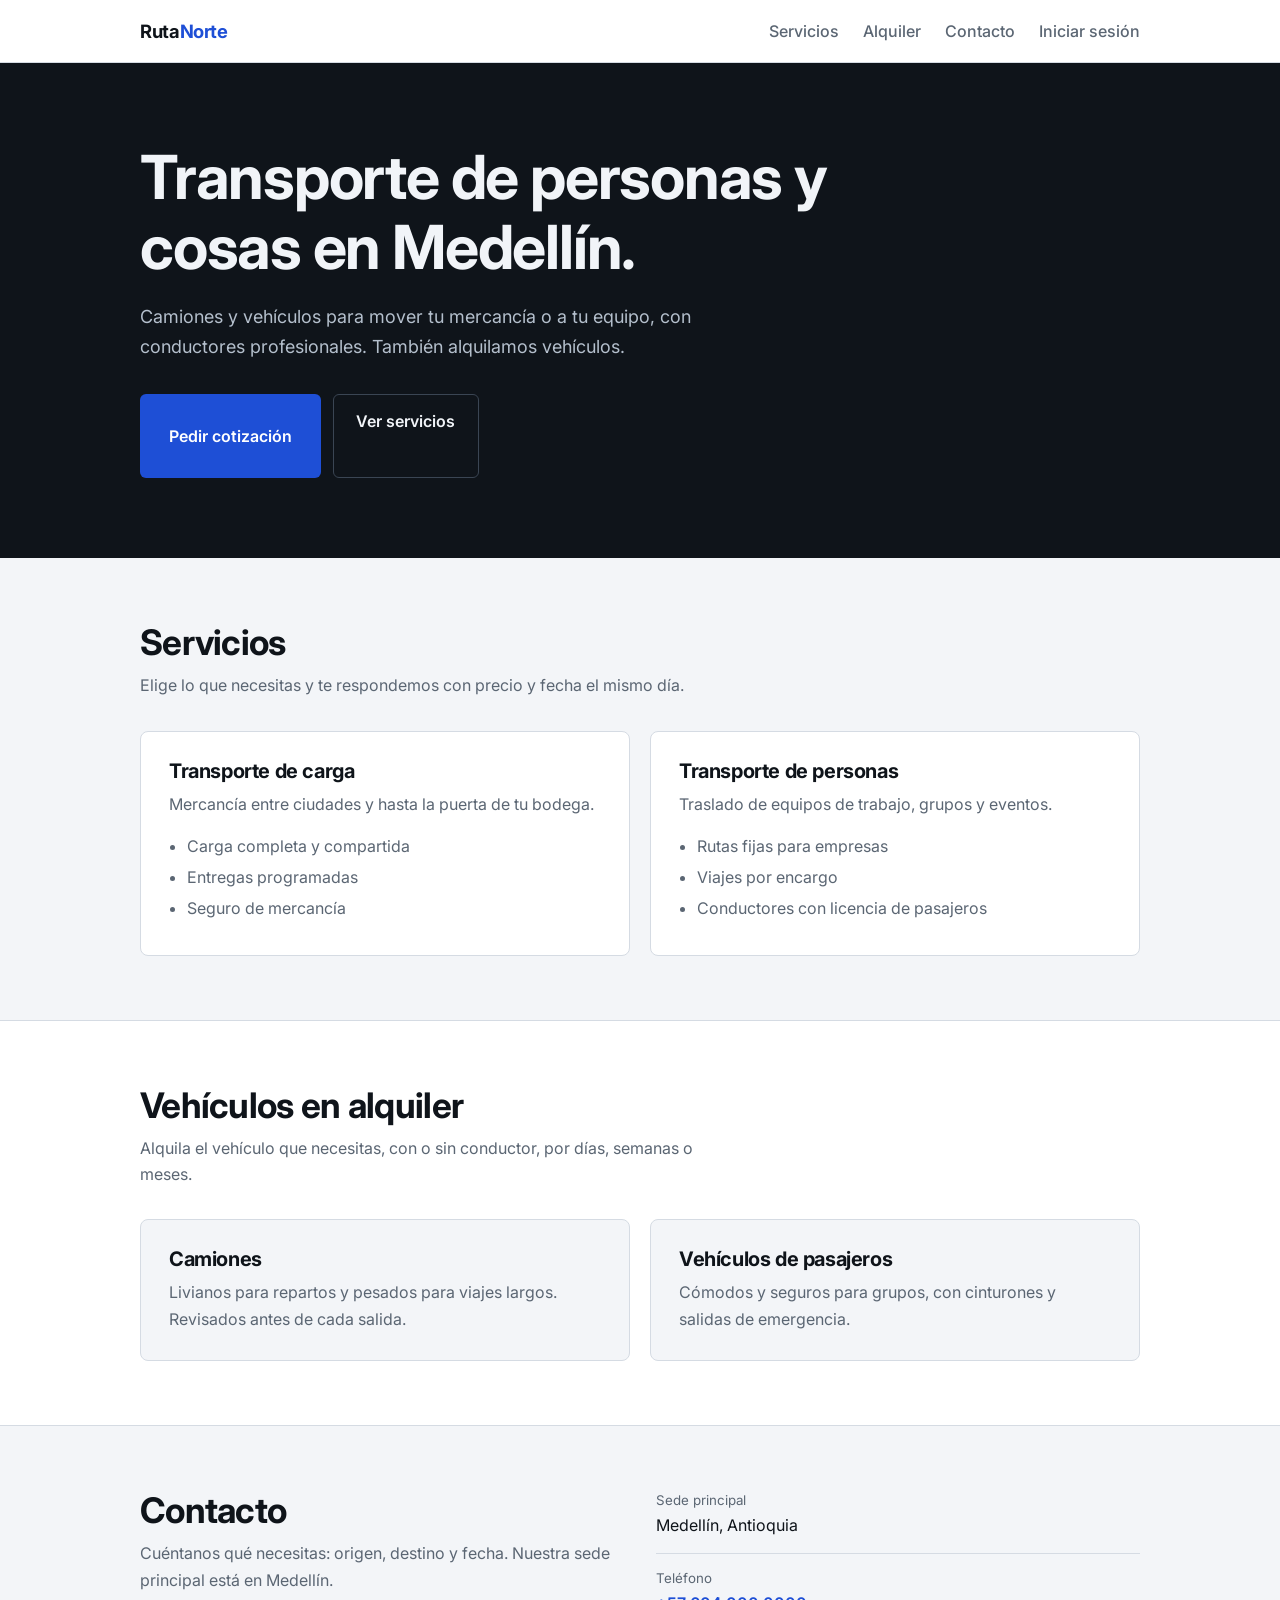
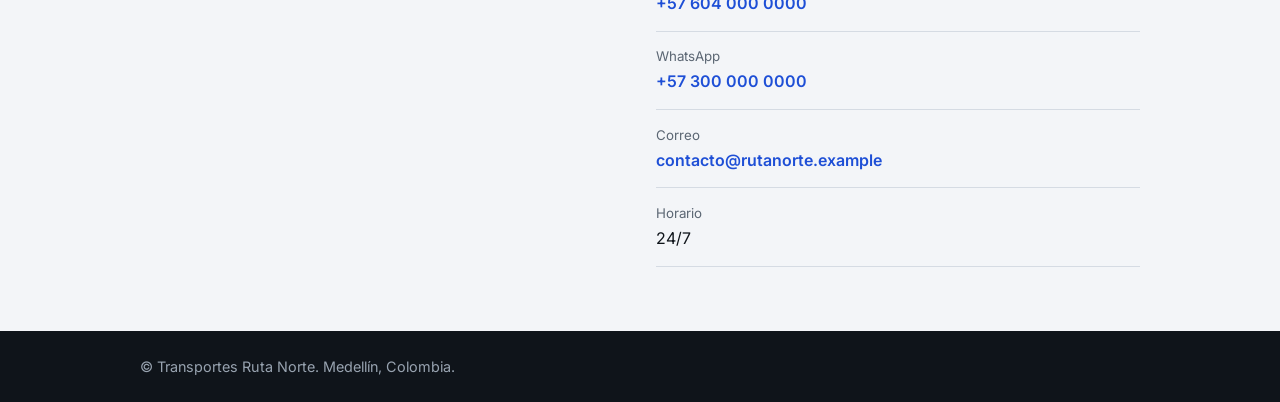
<file: index.html>
<!DOCTYPE html>
<html lang="es">
<head>
<meta charset="utf-8">
<meta name="viewport" content="width=device-width, initial-scale=1, viewport-fit=cover">
<title>Transportes Ruta Norte | Medellín</title>
<link rel="preconnect" href="https://fonts.googleapis.com">
<link rel="preconnect" href="https://fonts.gstatic.com" crossorigin>
<link href="https://fonts.googleapis.com/css2?family=Inter:wght@400;500;600;700&display=swap" rel="stylesheet">
<link rel="stylesheet" href="styles.css">
</head>
<body>

<header>
  <div class="wrap">
    <a class="logo" href="#inicio">Ruta<b>Norte</b></a>
    <nav aria-label="Principal">
      <a href="#servicios">Servicios</a>
      <a href="#alquiler">Alquiler</a>
      <a href="#contacto">Contacto</a>
      <a href="login.html">Iniciar sesión</a>
    </nav>
  </div>
</header>

<main id="inicio">
  <div class="hero">
    <div class="wrap">
      <h1>Transporte de personas y cosas en Medellín.</h1>
      <p>Camiones y vehículos para mover tu mercancía o a tu equipo, con conductores profesionales. También alquilamos vehículos.</p>
      <div class="btns">
        <a class="btn main" href="#contacto">Pedir cotización</a>
        <a class="btn alt" href="#servicios">Ver servicios</a>
      </div>
    </div>
  </div>

  <section id="servicios">
    <div class="wrap">
      <h2>Servicios</h2>
      <p class="lead">Elige lo que necesitas y te respondemos con precio y fecha el mismo día.</p>
      <div class="grid">
        <article class="box">
          <h3>Transporte de carga</h3>
          <p>Mercancía entre ciudades y hasta la puerta de tu bodega.</p>
          <ul>
            <li>Carga completa y compartida</li>
            <li>Entregas programadas</li>
            <li>Seguro de mercancía</li>
          </ul>
        </article>
        <article class="box">
          <h3>Transporte de personas</h3>
          <p>Traslado de equipos de trabajo, grupos y eventos.</p>
          <ul>
            <li>Rutas fijas para empresas</li>
            <li>Viajes por encargo</li>
            <li>Conductores con licencia de pasajeros</li>
          </ul>
        </article>
      </div>
    </div>
  </section>

  <section class="alquiler" id="alquiler">
    <div class="wrap">
      <h2>Vehículos en alquiler</h2>
      <p class="lead">Alquila el vehículo que necesitas, con o sin conductor, por días, semanas o meses.</p>
      <div class="grid">
        <article class="box">
          <h3>Camiones</h3>
          <p>Livianos para repartos y pesados para viajes largos. Revisados antes de cada salida.</p>
        </article>
        <article class="box">
          <h3>Vehículos de pasajeros</h3>
          <p>Cómodos y seguros para grupos, con cinturones y salidas de emergencia.</p>
        </article>
      </div>
    </div>
  </section>

  <section class="contacto" id="contacto">
    <div class="wrap">
      <div>
        <h2>Contacto</h2>
        <p class="lead">Cuéntanos qué necesitas: origen, destino y fecha. Nuestra sede principal está en Medellín.</p>
      </div>
      <div class="datos">
        <div><small>Sede principal</small>Medellín, Antioquia</div>
        <div><small>Teléfono</small><a href="tel:+576040000000">+57 604 000 0000</a></div>
        <div><small>WhatsApp</small><a href="https://wa.me/570000000000">+57 300 000 0000</a></div>
        <div><small>Correo</small><a href="mailto:contacto@rutanorte.example">contacto@rutanorte.example</a></div>
        <div><small>Horario</small>24/7</div>
      </div>
    </div>
  </section>
</main>

<footer>
  <div class="wrap">© Transportes Ruta Norte. Medellín, Colombia.</div>
</footer>

</body>
</html>
</file>
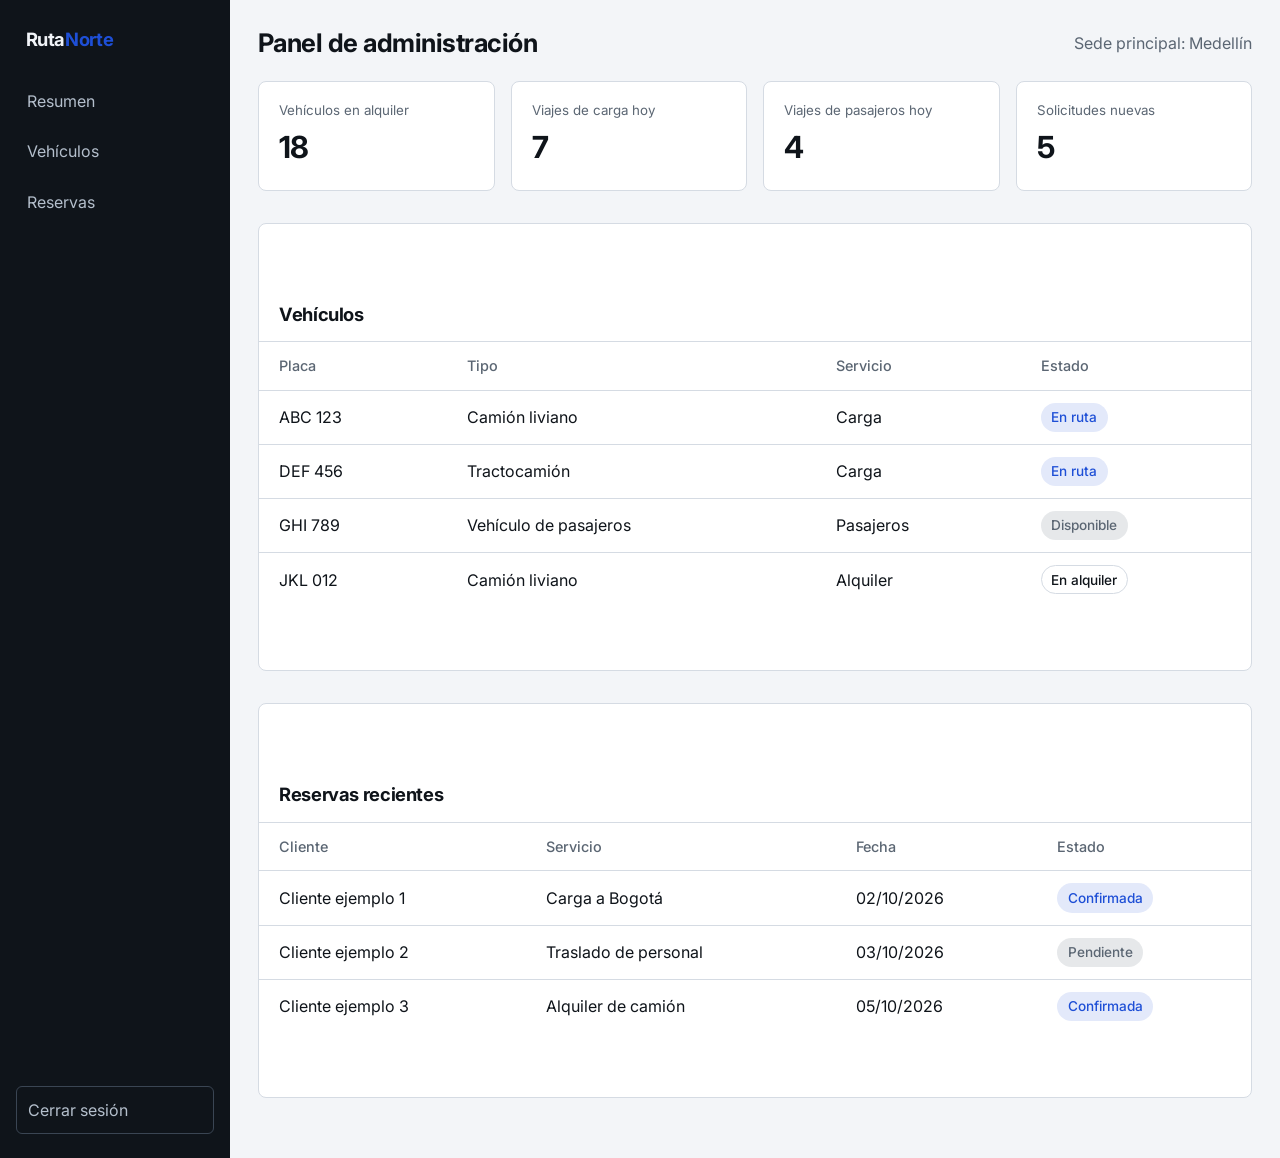
<file: admin.html>
<!DOCTYPE html>
<html lang="es">
<head>
<meta charset="utf-8">
<meta name="viewport" content="width=device-width, initial-scale=1, viewport-fit=cover">
<title>Panel de administración | Transportes Ruta Norte</title>
<link rel="preconnect" href="https://fonts.googleapis.com">
<link rel="preconnect" href="https://fonts.gstatic.com" crossorigin>
<link href="https://fonts.googleapis.com/css2?family=Inter:wght@400;500;600;700&display=swap" rel="stylesheet">
<link rel="stylesheet" href="styles.css">
</head>
<body>
<div class="app">
  <aside class="side">
    <a class="logo" href="admin.html">Ruta<b>Norte</b></a>
    <a href="#resumen">Resumen</a>
    <a href="#vehiculos">Vehículos</a>
    <a href="#reservas">Reservas</a>
    <a class="out" href="login.html">Cerrar sesión</a>
  </aside>

  <main class="main">
    <div class="top" id="resumen">
      <h1>Panel de administración</h1>
      <span>Sede principal: Medellín</span>
    </div>

    <div class="stats">
      <div class="stat"><small>Vehículos en alquiler</small><strong>18</strong></div>
      <div class="stat"><small>Viajes de carga hoy</small><strong>7</strong></div>
      <div class="stat"><small>Viajes de pasajeros hoy</small><strong>4</strong></div>
      <div class="stat"><small>Solicitudes nuevas</small><strong>5</strong></div>
    </div>

    <section class="tabla" id="vehiculos">
      <h2>Vehículos</h2>
      <table>
        <thead><tr><th>Placa</th><th>Tipo</th><th>Servicio</th><th>Estado</th></tr></thead>
        <tbody>
          <tr><td>ABC 123</td><td>Camión liviano</td><td>Carga</td><td><span class="tag ok">En ruta</span></td></tr>
          <tr><td>DEF 456</td><td>Tractocamión</td><td>Carga</td><td><span class="tag ok">En ruta</span></td></tr>
          <tr><td>GHI 789</td><td>Vehículo de pasajeros</td><td>Pasajeros</td><td><span class="tag wait">Disponible</span></td></tr>
          <tr><td>JKL 012</td><td>Camión liviano</td><td>Alquiler</td><td><span class="tag">En alquiler</span></td></tr>
        </tbody>
      </table>
    </section>

    <section class="tabla" id="reservas">
      <h2>Reservas recientes</h2>
      <table>
        <thead><tr><th>Cliente</th><th>Servicio</th><th>Fecha</th><th>Estado</th></tr></thead>
        <tbody>
          <tr><td>Cliente ejemplo 1</td><td>Carga a Bogotá</td><td>02/10/2026</td><td><span class="tag ok">Confirmada</span></td></tr>
          <tr><td>Cliente ejemplo 2</td><td>Traslado de personal</td><td>03/10/2026</td><td><span class="tag wait">Pendiente</span></td></tr>
          <tr><td>Cliente ejemplo 3</td><td>Alquiler de camión</td><td>05/10/2026</td><td><span class="tag ok">Confirmada</span></td></tr>
        </tbody>
      </table>
    </section>
  </main>
</div>
</body>
</html>
</file>
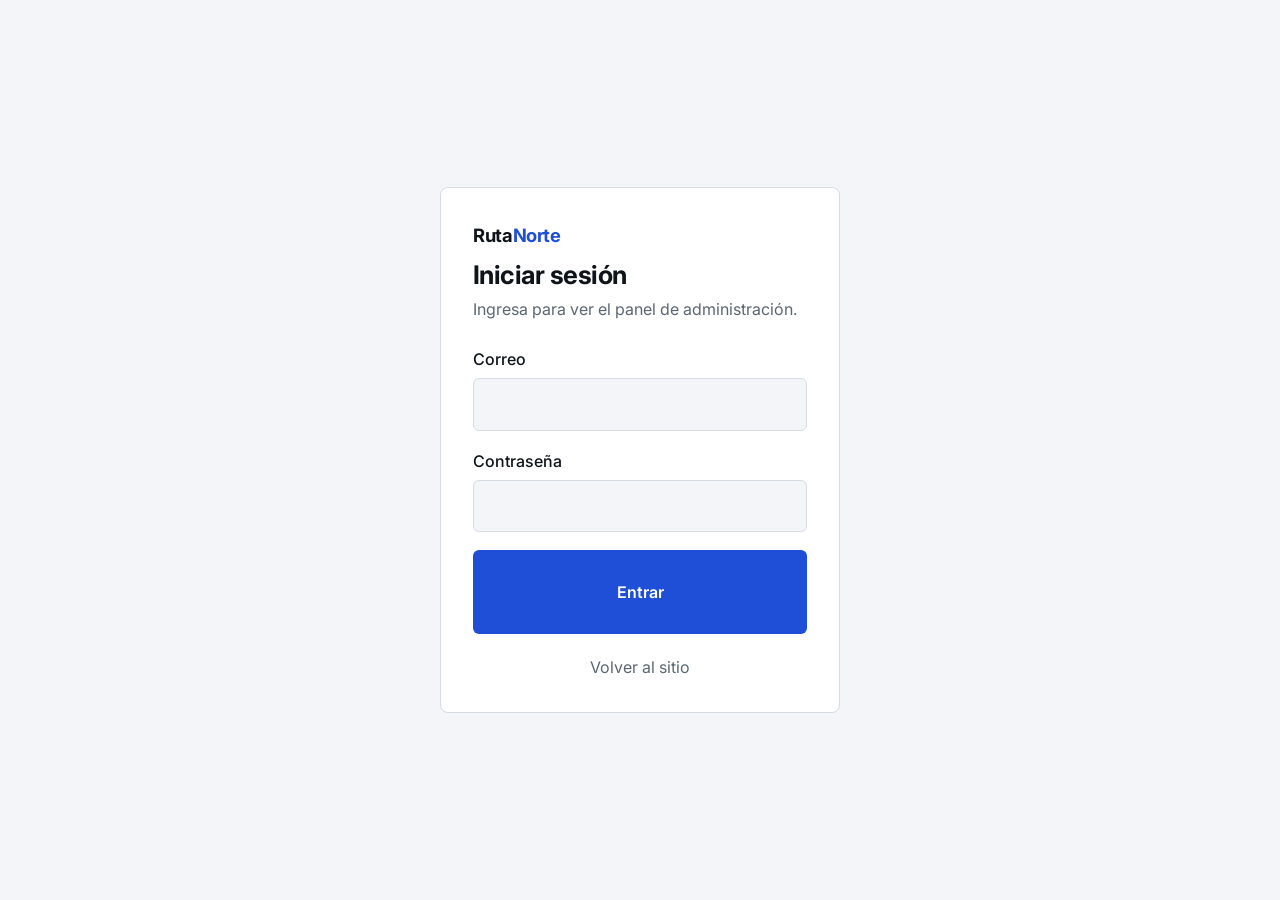
<file: login.html>
<!DOCTYPE html>
<html lang="es">
<head>
<meta charset="utf-8">
<meta name="viewport" content="width=device-width, initial-scale=1, viewport-fit=cover">
<title>Iniciar sesión | Transportes Ruta Norte</title>
<link rel="preconnect" href="https://fonts.googleapis.com">
<link rel="preconnect" href="https://fonts.gstatic.com" crossorigin>
<link href="https://fonts.googleapis.com/css2?family=Inter:wght@400;500;600;700&display=swap" rel="stylesheet">
<link rel="stylesheet" href="styles.css">
</head>
<body>
<main class="auth">
  <div class="login-card">
    <a class="logo" href="index.html">Ruta<b>Norte</b></a>
    <h1>Iniciar sesión</h1>
    <p>Ingresa para ver el panel de administración.</p>
    <form action="admin.html" method="get">
      <label for="correo">Correo</label>
      <input id="correo" name="correo" type="email" autocomplete="username" required>
      <label for="clave">Contraseña</label>
      <input id="clave" name="clave" type="password" autocomplete="current-password" required>
      <button class="btn main" type="submit">Entrar</button>
    </form>
    <a class="back" href="index.html">Volver al sitio</a>
  </div>
</main>
</body>
</html>
</file>
<file: styles.css>
:root{
  --bg:#f3f5f8; --surface:#ffffff; --ink:#0f141a; --muted:#5b6673;
  --blue:#1e4fd6; --blue-dark:#173ea8; --black:#0f141a; --border:#d5dbe3;
  box-sizing:border-box;
  padding-top:env(safe-area-inset-top,0px);
  padding-bottom:env(safe-area-inset-bottom,0px);
}
@media (prefers-color-scheme:dark){
  :root:not([data-theme="light"]){--bg:#0d1116;--surface:#151a21;--ink:#e8ecf1;--muted:#98a3b0;--border:#28303a;--blue:#5b8cff}
}
:root[data-theme="dark"]{--bg:#0d1116;--surface:#151a21;--ink:#e8ecf1;--muted:#98a3b0;--border:#28303a;--blue:#5b8cff}
html{scroll-padding-top:env(safe-area-inset-top,0px);scroll-behavior:smooth}
*,*::before,*::after{box-sizing:border-box}
body{margin:0;background:var(--bg);color:var(--ink);font:400 1rem/1.65 "Inter",system-ui,-apple-system,"Segoe UI",Arial,sans-serif}
h1,h2,h3{margin:0;line-height:1.15;letter-spacing:-.02em;font-weight:700}
a{color:inherit}
:focus-visible{outline:3px solid var(--blue);outline-offset:3px}
.wrap{max-width:1040px;margin:0 auto;padding:0 1.25rem}

header{background:var(--surface);border-bottom:1px solid var(--border)}
header .wrap{display:flex;align-items:center;justify-content:space-between;gap:1rem;flex-wrap:wrap;padding-top:1rem;padding-bottom:1rem}
.logo{font-weight:700;font-size:1.15rem;text-decoration:none;letter-spacing:-.02em}
.logo b{color:var(--blue)}
nav{display:flex;gap:1.5rem;flex-wrap:wrap}
nav a{text-decoration:none;color:var(--muted);font-weight:500}
nav a:hover{color:var(--ink)}

.hero{background:var(--black);color:#f1f4f8;padding:5rem 0}
.hero h1{font-size:clamp(2.2rem,6vw,3.8rem);max-width:18ch}
.hero p{max-width:54ch;font-size:1.125rem;color:#b4bfcc;margin:1.2rem 0 2rem}
.btns{display:flex;gap:.75rem;flex-wrap:wrap}
.btn{display:inline-block;padding:.8rem 1.4rem;font-weight:600;text-decoration:none;border-radius:6px;border:1px solid transparent}
.btn.main{background:var(--blue);color:#fff}
.btn.main:hover{background:var(--blue-dark)}
.btn.alt{border-color:#3a4553;color:#f1f4f8}
.btn.alt:hover{background:#1a212a}

section{padding:4rem 0}
h2{font-size:clamp(1.6rem,4vw,2.2rem);margin-bottom:.6rem}
.lead{color:var(--muted);max-width:56ch;margin:0 0 2rem}
.grid{display:grid;grid-template-columns:repeat(2,1fr);gap:1.25rem}
.box{background:var(--surface);border:1px solid var(--border);border-radius:8px;padding:1.75rem}
.box h3{font-size:1.25rem;margin-bottom:.5rem}
.box p{margin:0;color:var(--muted)}
.box ul{margin:1rem 0 0;padding-left:1.1rem;color:var(--muted)}
.box li{margin:.3rem 0}

.alquiler{background:var(--surface);border-block:1px solid var(--border)}
.alquiler .box{background:var(--bg)}

.contacto .wrap{display:grid;grid-template-columns:1fr 1fr;gap:2rem;align-items:start}
.datos{display:grid;gap:.9rem}
.datos div{border-bottom:1px solid var(--border);padding-bottom:.9rem}
.datos small{display:block;color:var(--muted)}
.datos a{font-weight:600;text-decoration:none;color:var(--blue)}
.datos a:hover{text-decoration:underline}
footer{background:var(--black);color:#98a3b0;padding:1.5rem 0 calc(1.5rem + env(safe-area-inset-bottom,0px));font-size:.9rem}

@media (max-width:760px){
  .grid,.contacto .wrap{grid-template-columns:1fr}
  .hero{padding:3.2rem 0}
  section{padding:3rem 0}
}

/* Inicio de sesión */
.auth{min-height:100vh;display:grid;place-items:center;padding:1.5rem}
.login-card{width:100%;max-width:400px;background:var(--surface);border:1px solid var(--border);border-radius:8px;padding:2rem}
.login-card h1{font-size:1.6rem;margin:.6rem 0 .4rem}
.login-card p{color:var(--muted);margin:0 0 1.5rem}
label{display:block;font-weight:500;margin-bottom:.35rem}
input{width:100%;padding:.75rem .85rem;border:1px solid var(--border);border-radius:6px;background:var(--bg);color:var(--ink);font:inherit;margin-bottom:1.1rem}
input:focus{outline:3px solid var(--blue);outline-offset:1px}
.login-card .btn{width:100%;cursor:pointer;font:inherit;font-weight:600}
.back{display:block;text-align:center;margin-top:1.2rem;color:var(--muted);text-decoration:none}
.back:hover{color:var(--ink)}

/* Panel de administración */
.app{display:grid;grid-template-columns:230px 1fr;min-height:100vh}
.side{background:var(--black);color:#b4bfcc;padding:1.5rem 1rem;display:flex;flex-direction:column;gap:.3rem}
.side .logo{color:#f1f4f8;padding:0 .6rem 1.2rem}
.side a{text-decoration:none;padding:.6rem .7rem;border-radius:6px}
.side a:hover{background:#1a212a;color:#f1f4f8}
.side .out{margin-top:auto;border:1px solid #3a4553}
.main{padding:1.75rem}
.top{display:flex;justify-content:space-between;align-items:center;gap:1rem;flex-wrap:wrap;margin-bottom:1.5rem}
.top h1{font-size:1.6rem}
.top span{color:var(--muted)}
.stats{display:grid;grid-template-columns:repeat(auto-fit,minmax(190px,1fr));gap:1rem;margin-bottom:2rem}
.stat{background:var(--surface);border:1px solid var(--border);border-radius:8px;padding:1.1rem 1.25rem}
.stat small{color:var(--muted);display:block}
.stat strong{font-size:1.9rem;letter-spacing:-.02em}
.tabla{background:var(--surface);border:1px solid var(--border);border-radius:8px;margin-bottom:2rem;overflow-x:auto}
.tabla h2{font-size:1.15rem;margin:0;padding:1rem 1.25rem;border-bottom:1px solid var(--border)}
table{width:100%;border-collapse:collapse;min-width:520px}
th,td{text-align:left;padding:.75rem 1.25rem;border-bottom:1px solid var(--border)}
th{color:var(--muted);font-weight:500;font-size:.9rem}
tr:last-child td{border-bottom:0}
.tag{display:inline-block;padding:.15rem .6rem;border-radius:99px;font-size:.85rem;font-weight:500;border:1px solid var(--border)}
.tag.ok{background:rgba(30,79,214,.12);color:var(--blue);border-color:transparent}
.tag.wait{background:rgba(91,102,115,.15);color:var(--muted);border-color:transparent}
@media (max-width:760px){
  .app{grid-template-columns:1fr}
  .side{flex-direction:row;flex-wrap:wrap;align-items:center}
  .side .logo{padding:0 .6rem 0 0}
  .side .out{margin-top:0;margin-left:auto}
}
</file>
